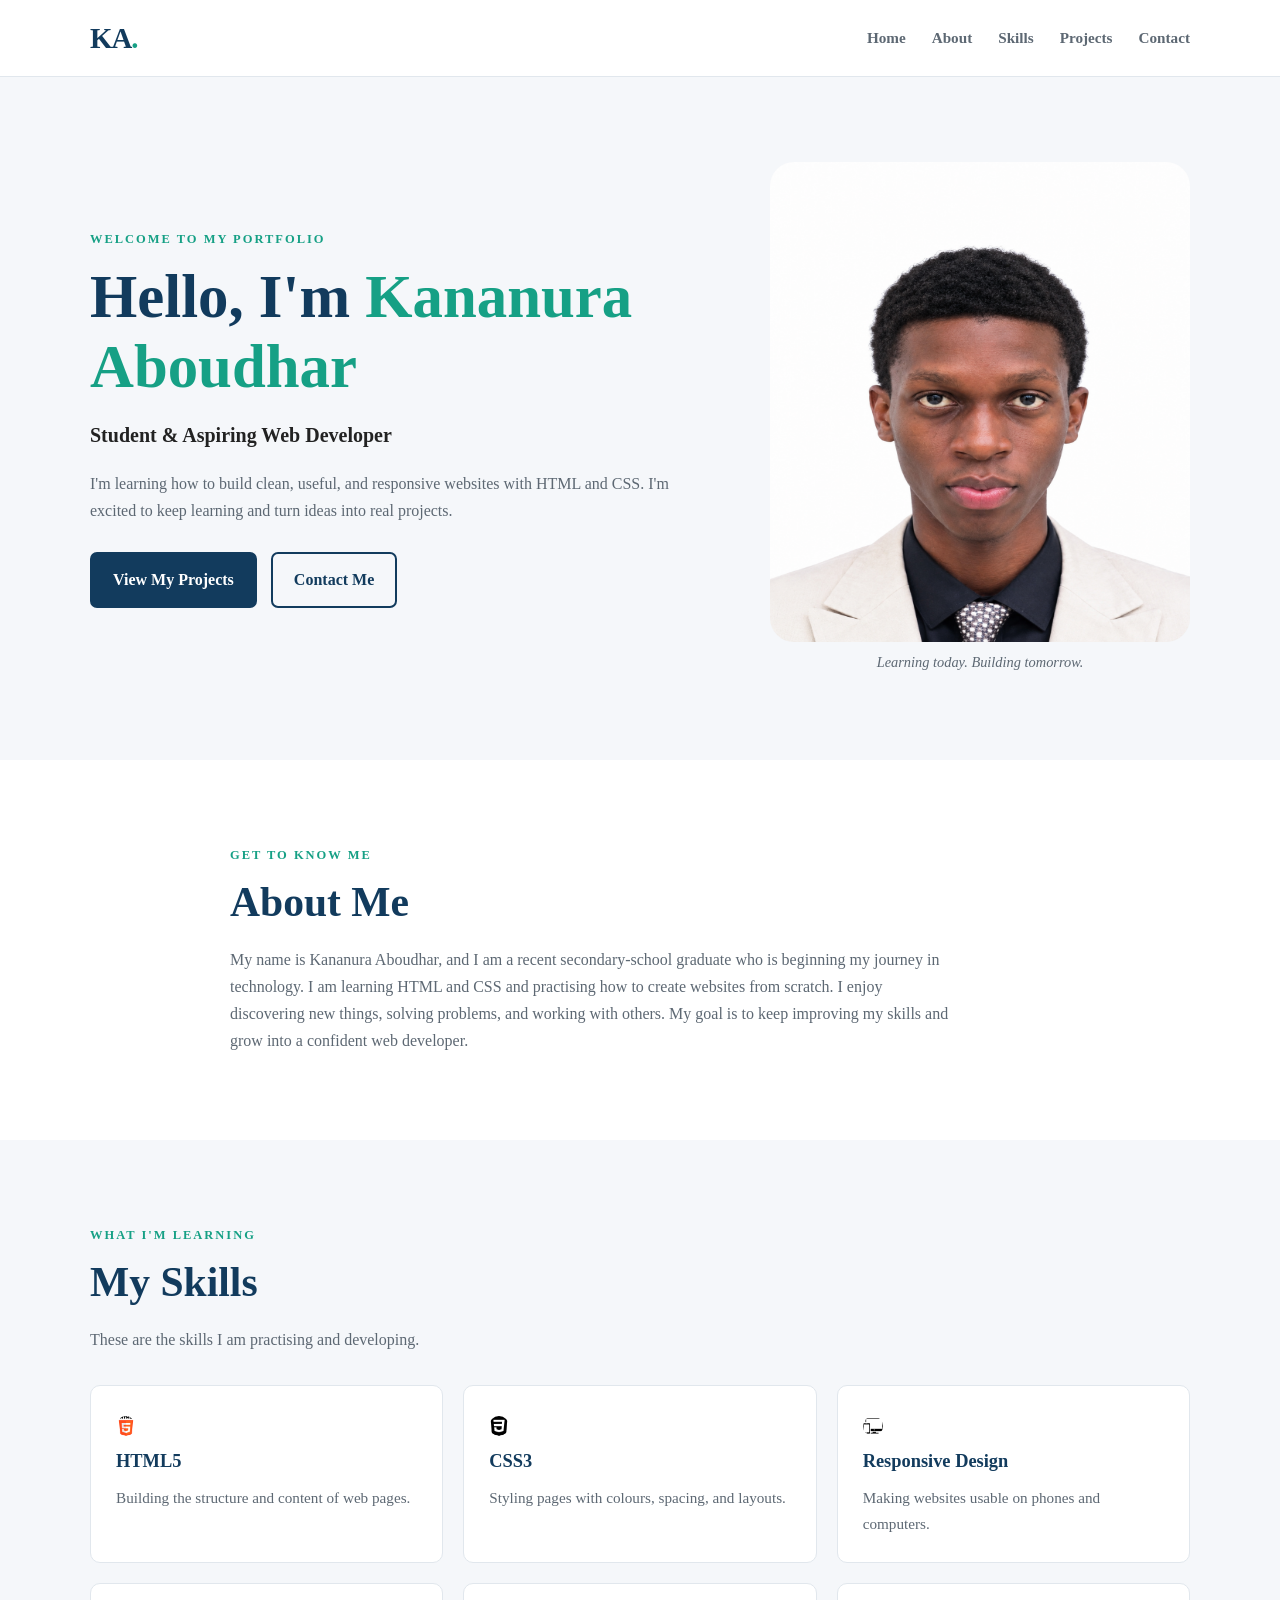
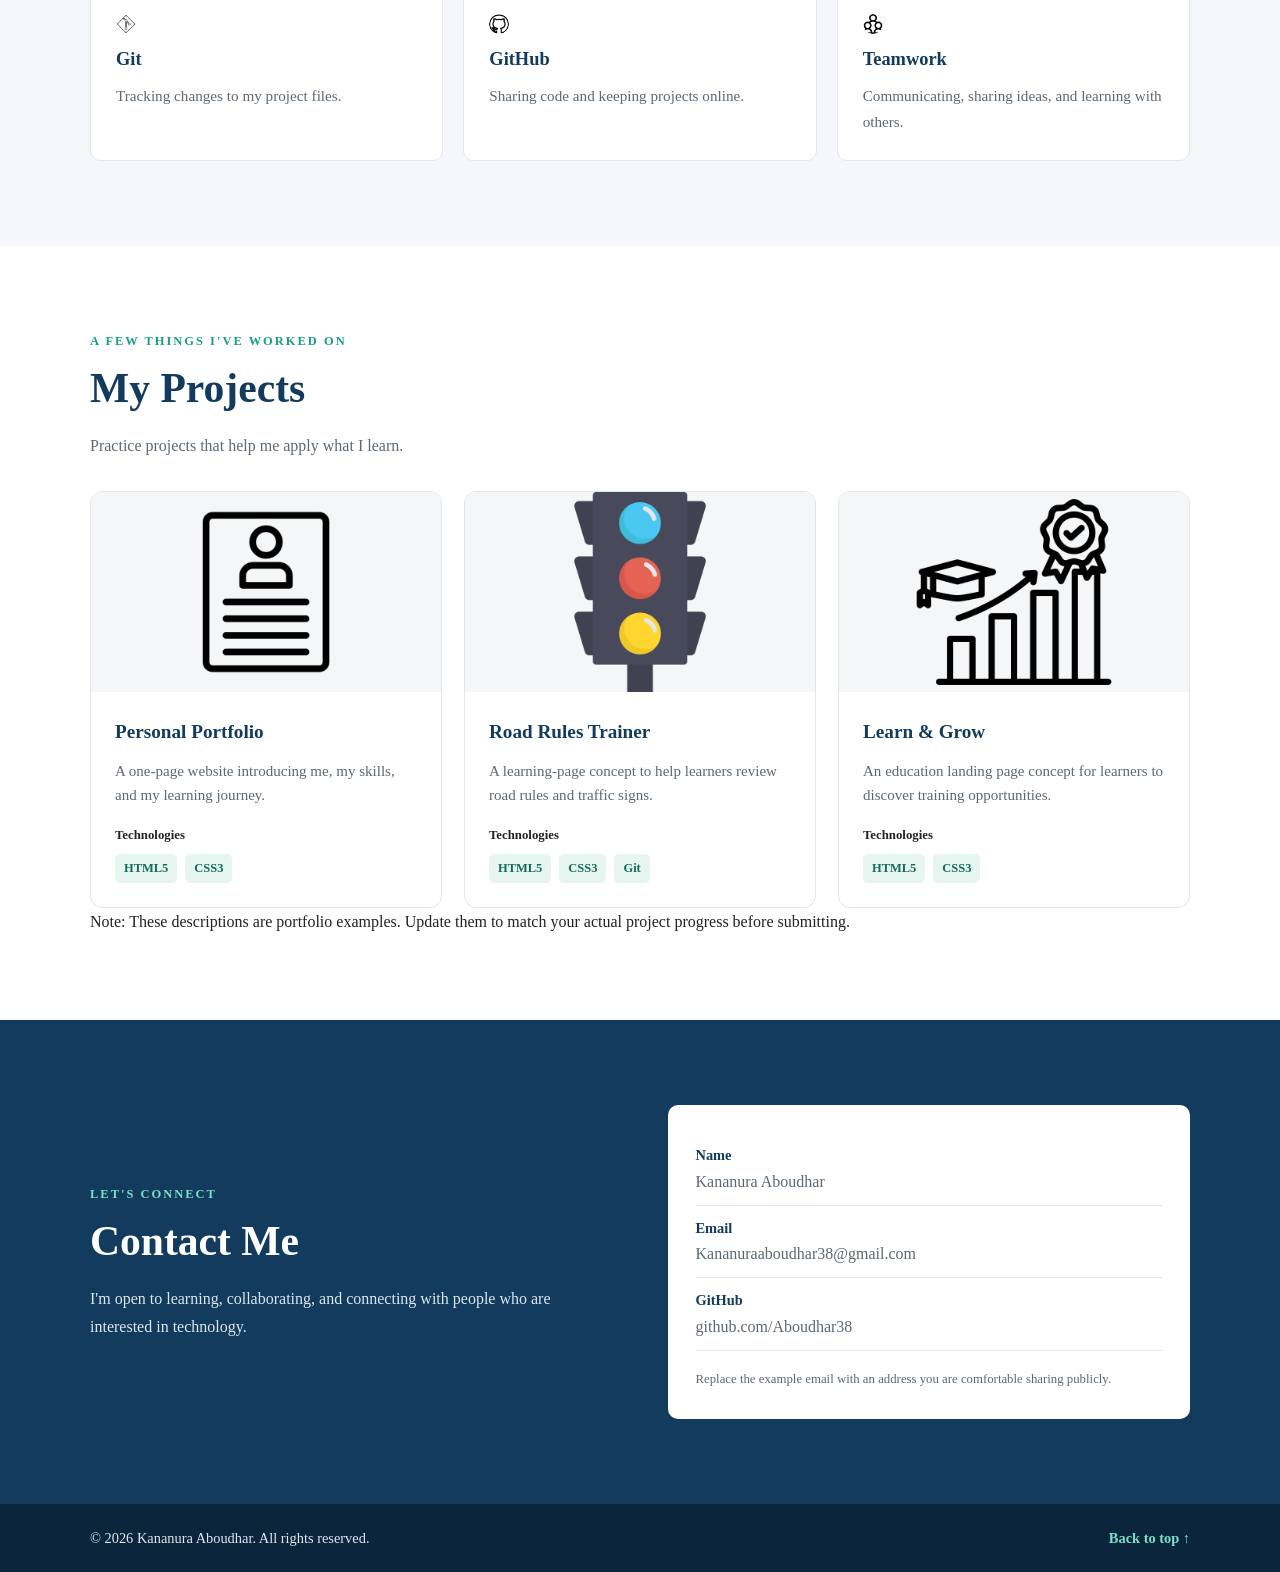
<file: index.html>
<!DOCTYPE html>
<html lang="en">

<head>
    <meta charset="UTF-8">
    <meta name="viewport" content="width=device-width, initial-scale=1.0">
    <meta name="description" content="The personal portfolio of Kananura Aboudhar, a student learning web development.">
    <title>Kananura Aboudhar | Portfolio</title>
    <link rel="stylesheet" href="styles.css">
</head>

<body>
    <header class="site-header">
        <nav class="navbar container" aria-label="Main navigation">
            <a class="logo" href="#home">KA<span>.</span></a>

            <div class="nav-links">
                <a href="#home">Home</a>
                <a href="#about">About</a>
                <a href="#skills">Skills</a>
                <a href="#projects">Projects</a>
                <a href="#contact">Contact</a>
            </div>
        </nav>
    </header>

    <main>
        <section class="hero section" id="home">
            <div class="container hero-layout">
                <div class="hero-content">
                    <p class="eyebrow">WELCOME TO MY PORTFOLIO</p>
                    <h1>Hello, I'm <span>Kananura Aboudhar</span></h1>
                    <h2>Student &amp; Aspiring Web Developer</h2>
                    <p class="hero-description">
                        I'm learning how to build clean, useful, and responsive websites
                        with HTML and CSS. I'm excited to keep learning and turn ideas
                        into real projects.
                    </p>
                    <div class="hero-buttons">
                        <a class="button button-primary" href="#projects">View My Projects</a>
                        <a class="button button-outline" href="#contact">Contact Me</a>
                    </div>
                </div>

                <div class="profile-card">
                    <div>
                        <img src="./assets/home.png" alt="Profile pic">
                    </div>
                    <p class="profile-caption">Learning today. Building tomorrow.</p>
                </div>
            </div>
        </section>

        <section class="section section-light" id="about">
            <div class="container narrow-container">
                <p class="eyebrow">GET TO KNOW ME</p>
                <h2 class="section-title">About Me</h2>
                <p class="section-text">
                    My name is Kananura Aboudhar, and I am a recent secondary-school
                    graduate who is beginning my journey in technology. I am learning
                    HTML and CSS and practising how to create websites from scratch.
                    I enjoy discovering new things, solving problems, and working with
                    others. My goal is to keep improving my skills and grow into a
                    confident web developer.
                </p>
            </div>
        </section>

        <section class="section" id="skills">
            <div class="container">
                <p class="eyebrow">WHAT I'M LEARNING</p>
                <h2 class="section-title">My Skills</h2>
                <p class="section-intro">These are the skills I am practising and developing.</p>

                <div class="skills-grid">
                    <article class="skill-card">
                        <img src="./assets/html-5.png" class="skill-icon" alt="">
                        <h3>HTML5</h3>
                        <p>Building the structure and content of web pages.</p>
                    </article>
                    <article class="skill-card">
                        <img src="./assets/css-3.png" class="skill-icon" alt="">
                        <h3>CSS3</h3>
                        <p>Styling pages with colours, spacing, and layouts.</p>
                    </article>
                    <article class="skill-card">
                        <img src="./assets/responsive-design-symbol.png" class="skill-icon" alt="">
                        <h3>Responsive Design</h3>
                        <p>Making websites usable on phones and computers.</p>
                    </article>
                    <article class="skill-card">
                        <img src="./assets/git.png" class="skill-icon">
                        <h3>Git</h3>
                        <p>Tracking changes to my project files.</p>
                    </article>
                    <article class="skill-card">
                        <img src="./assets/github.png" class="skill-icon">
                        <h3>GitHub</h3>
                        <p>Sharing code and keeping projects online.</p>
                    </article>
                    <article class="skill-card">
                        <img src="./assets/networking.png" class="skill-icon" alt="">
                        <h3>Teamwork</h3>
                        <p>Communicating, sharing ideas, and learning with others.</p>
                    </article>
                </div>
            </div>
        </section>

        <section class="section section-light" id="projects">
            <div class="container">
                <p class="eyebrow">A FEW THINGS I'VE WORKED ON</p>
                <h2 class="section-title">My Projects</h2>
                <p class="section-intro">Practice projects that help me apply what I learn.</p>


                <div class="projects-grid">

                    <!-- Project 1 -->
                    <article class="project-card">
                        <div class="project-top">
                            <img src="./assets/personal profile.png" alt="Personal Portfolio Website">
                        </div>

                        <div class="project-content">
                            <h3>Personal Portfolio</h3>
                            <p>A one-page website introducing me, my skills, and my learning journey.</p>

                            <p class="tech-label">Technologies</p>
                            <div class="tags">
                                <span>HTML5</span>
                                <span>CSS3</span>
                            </div>
                        </div>
                    </article>

                    <!-- Project 2 -->
                    <article class="project-card">
                        <div class="project-top">
                            <img src="./assets/traffic.png" alt="Road Rules Trainer Project">
                        </div>

                        <div class="project-content">
                            <h3>Road Rules Trainer</h3>
                            <p>A learning-page concept to help learners review road rules and traffic signs.</p>

                            <p class="tech-label">Technologies</p>
                            <div class="tags">
                                <span>HTML5</span>
                                <span>CSS3</span>
                                <span>Git</span>
                            </div>
                        </div>
                    </article>

                    <!-- Project 3 -->
                    <article class="project-card">
                        <div class="project-top">
                            <img src="./assets/learn&grow.png" alt="Learn and Grow Education Website">
                        </div>

                        <div class="project-content">
                            <h3>Learn &amp; Grow</h3>
                            <p>An education landing page concept for learners to discover training opportunities.</p>

                            <p class="tech-label">Technologies</p>
                            <div class="tags">
                                <span>HTML5</span>
                                <span>CSS3</span>
                            </div>
                        </div>
                    </article>

                </div>

                <p class="project-note">Note: These descriptions are portfolio examples. Update them to match your
                    actual project progress before submitting.</p>
            </div>
        </section>

        <section class="section contact-section" id="contact">
            <div class="container contact-layout">
                <div>
                    <p class="eyebrow">LET'S CONNECT</p>
                    <h2 class="section-title">Contact Me</h2>
                    <p class="contact-description">
                        I'm open to learning, collaborating, and connecting with people
                        who are interested in technology.
                    </p>
                </div>
                <div class="contact-card">
                    <p><strong>Name</strong><span>Kananura Aboudhar</span></p>
                    <p><strong>Email</strong><span>Kananuraaboudhar38@gmail.com</span></p>
                    <p><strong>GitHub</strong><span>github.com/Aboudhar38</span></p>
                    <p class="contact-note">Replace the example email with an address you are comfortable sharing
                        publicly.</p>
                </div>
            </div>
        </section>
    </main>

    <footer class="site-footer">
        <div class="container footer-content">
            <p>&copy; 2026 Kananura Aboudhar. All rights reserved.</p>
            <a href="#home">Back to top ↑</a>
        </div>
    </footer>
</body>

</html>
</file>
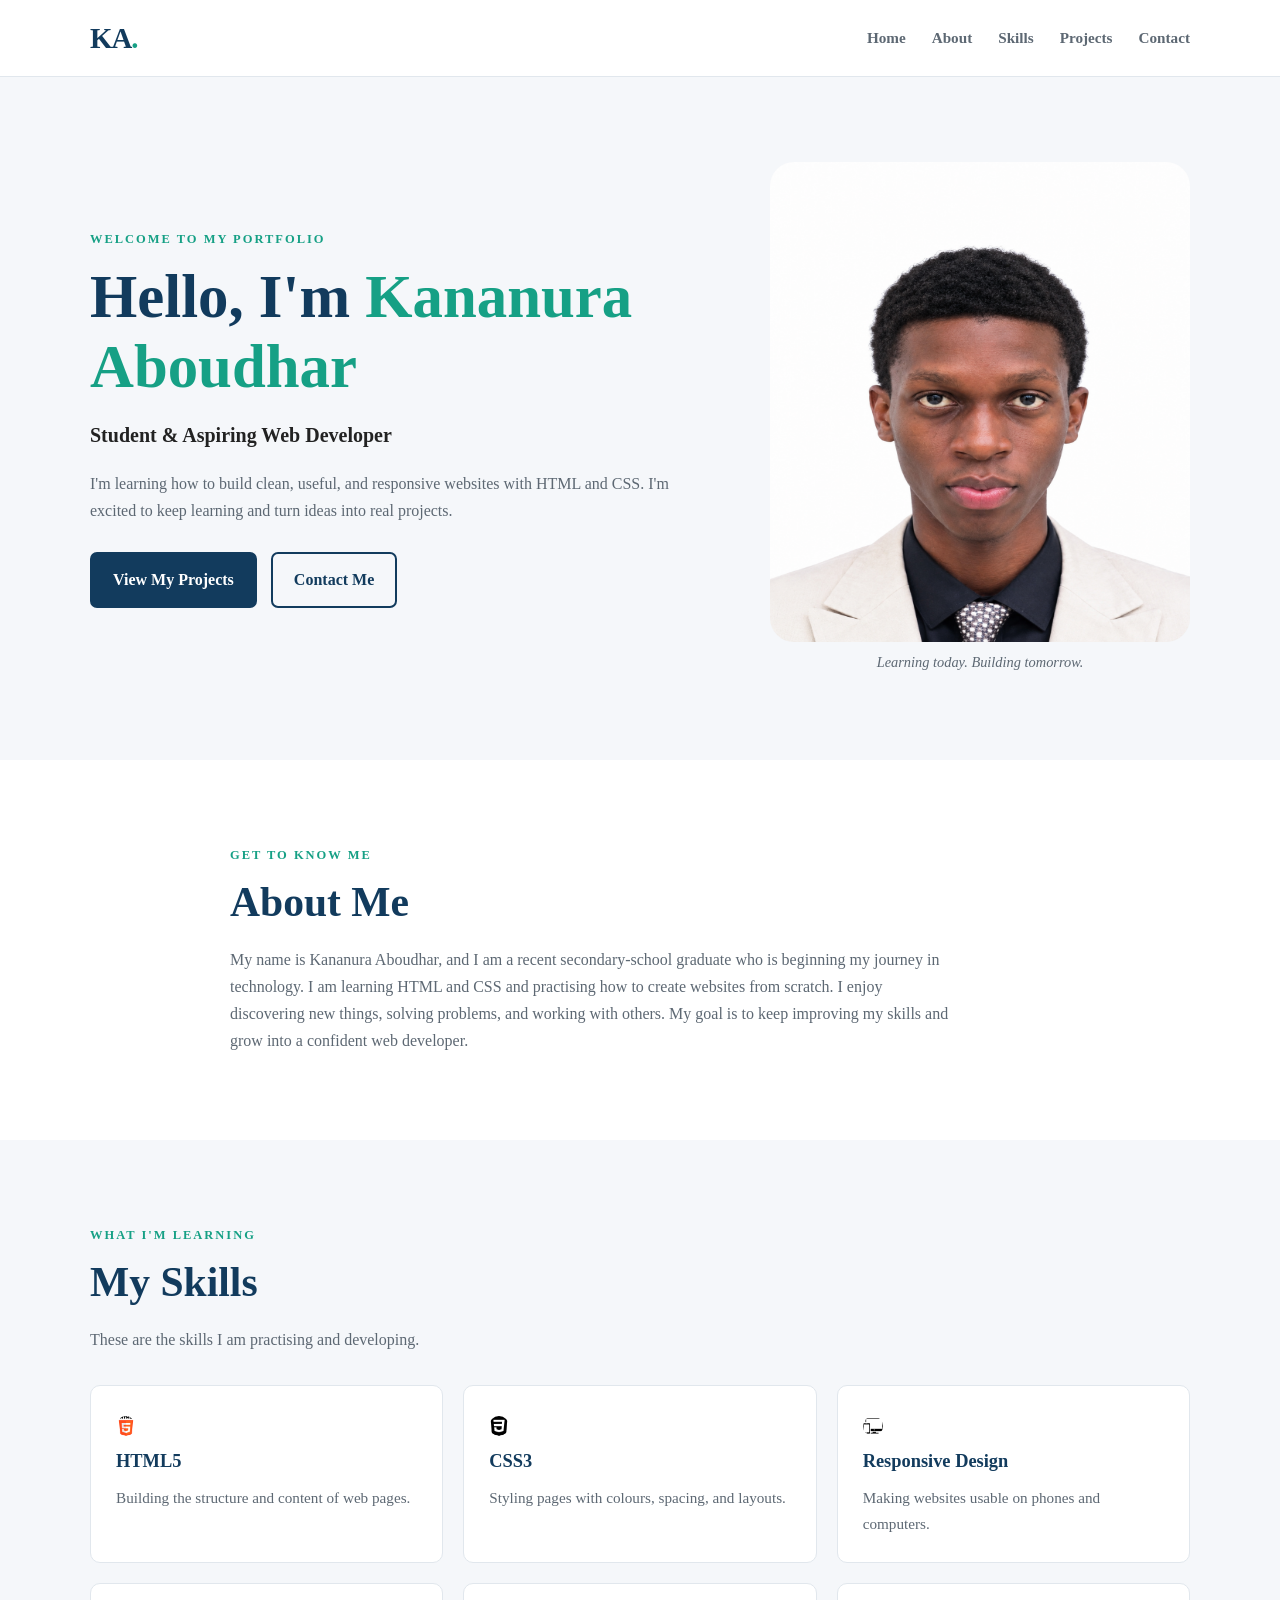
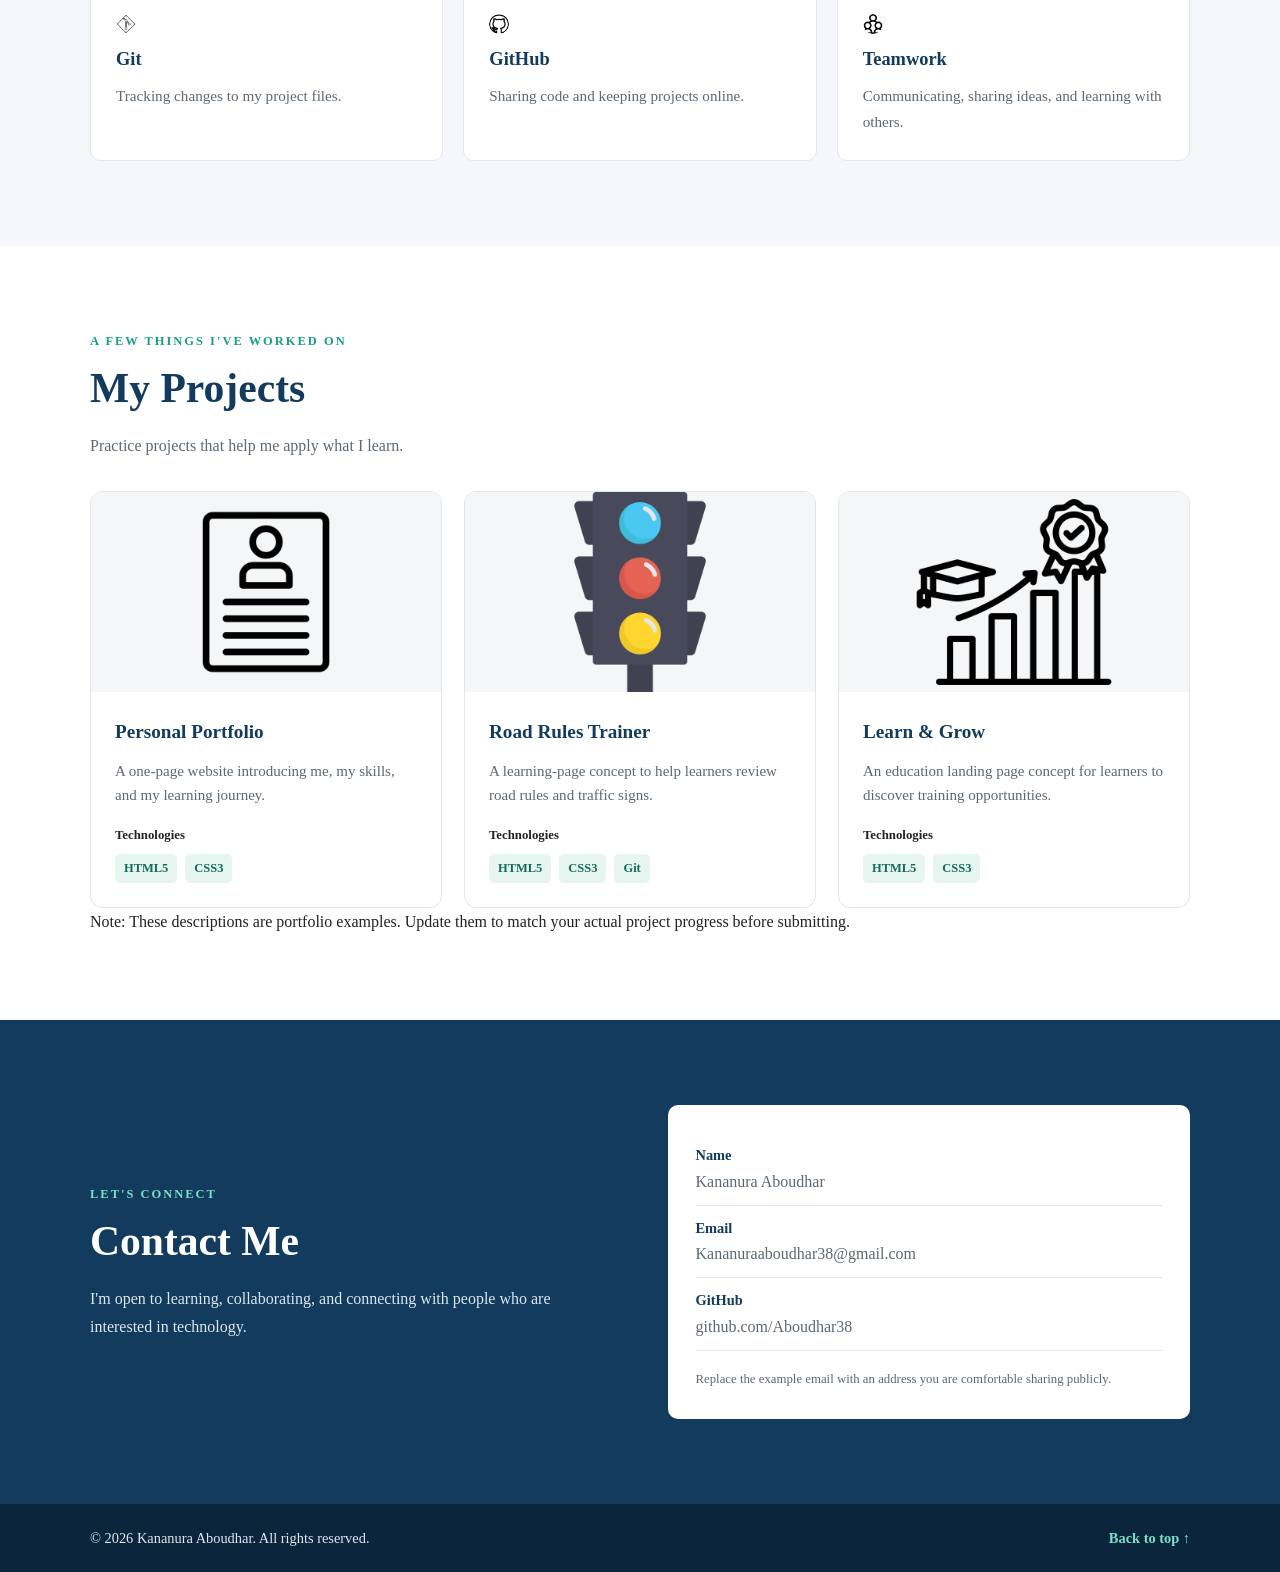
<file: portfolio/index.html>
<!DOCTYPE html>
<html lang="en">

<head>
    <meta charset="UTF-8">
    <meta name="viewport" content="width=device-width, initial-scale=1.0">
    <meta name="description" content="The personal portfolio of Kananura Aboudhar, a student learning web development.">
    <title>Kananura Aboudhar | Portfolio</title>
    <link rel="stylesheet" href="styles.css">
</head>

<body>
    <header class="site-header">
        <nav class="navbar container" aria-label="Main navigation">
            <a class="logo" href="#home">KA<span>.</span></a>

            <div class="nav-links">
                <a href="#home">Home</a>
                <a href="#about">About</a>
                <a href="#skills">Skills</a>
                <a href="#projects">Projects</a>
                <a href="#contact">Contact</a>
            </div>
        </nav>
    </header>

    <main>
        <section class="hero section" id="home">
            <div class="container hero-layout">
                <div class="hero-content">
                    <p class="eyebrow">WELCOME TO MY PORTFOLIO</p>
                    <h1>Hello, I'm <span>Kananura Aboudhar</span></h1>
                    <h2>Student &amp; Aspiring Web Developer</h2>
                    <p class="hero-description">
                        I'm learning how to build clean, useful, and responsive websites
                        with HTML and CSS. I'm excited to keep learning and turn ideas
                        into real projects.
                    </p>
                    <div class="hero-buttons">
                        <a class="button button-primary" href="#projects">View My Projects</a>
                        <a class="button button-outline" href="#contact">Contact Me</a>
                    </div>
                </div>

                <div class="profile-card">
                    <div>
                        <img src="/assets/home.png" alt="Profile pic">
                    </div>
                    <p class="profile-caption">Learning today. Building tomorrow.</p>
                </div>
            </div>
        </section>

        <section class="section section-light" id="about">
            <div class="container narrow-container">
                <p class="eyebrow">GET TO KNOW ME</p>
                <h2 class="section-title">About Me</h2>
                <p class="section-text">
                    My name is Kananura Aboudhar, and I am a recent secondary-school
                    graduate who is beginning my journey in technology. I am learning
                    HTML and CSS and practising how to create websites from scratch.
                    I enjoy discovering new things, solving problems, and working with
                    others. My goal is to keep improving my skills and grow into a
                    confident web developer.
                </p>
            </div>
        </section>

        <section class="section" id="skills">
            <div class="container">
                <p class="eyebrow">WHAT I'M LEARNING</p>
                <h2 class="section-title">My Skills</h2>
                <p class="section-intro">These are the skills I am practising and developing.</p>

                <div class="skills-grid">
                    <article class="skill-card">
                        <img src="/assets/html-5.png" class="skill-icon" alt="">
                        <h3>HTML5</h3>
                        <p>Building the structure and content of web pages.</p>
                    </article>
                    <article class="skill-card">
                        <img src="/assets/css-3.png" class="skill-icon" alt="">
                        <h3>CSS3</h3>
                        <p>Styling pages with colours, spacing, and layouts.</p>
                    </article>
                    <article class="skill-card">
                        <img src="/assets/responsive-design-symbol.png" class="skill-icon" alt="">
                        <h3>Responsive Design</h3>
                        <p>Making websites usable on phones and computers.</p>
                    </article>
                    <article class="skill-card">
                        <img src="/assets/git.png" class="skill-icon">
                        <h3>Git</h3>
                        <p>Tracking changes to my project files.</p>
                    </article>
                    <article class="skill-card">
                        <img src="/assets/github.png" class="skill-icon">
                        <h3>GitHub</h3>
                        <p>Sharing code and keeping projects online.</p>
                    </article>
                    <article class="skill-card">
                        <img src="/assets/networking.png" class="skill-icon" alt="">
                        <h3>Teamwork</h3>
                        <p>Communicating, sharing ideas, and learning with others.</p>
                    </article>
                </div>
            </div>
        </section>

        <section class="section section-light" id="projects">
            <div class="container">
                <p class="eyebrow">A FEW THINGS I'VE WORKED ON</p>
                <h2 class="section-title">My Projects</h2>
                <p class="section-intro">Practice projects that help me apply what I learn.</p>


                <div class="projects-grid">

                    <!-- Project 1 -->
                    <article class="project-card">
                        <div class="project-top">
                            <img src="/assets/personal profile.png" alt="Personal Portfolio Website">
                        </div>

                        <div class="project-content">
                            <h3>Personal Portfolio</h3>
                            <p>A one-page website introducing me, my skills, and my learning journey.</p>

                            <p class="tech-label">Technologies</p>
                            <div class="tags">
                                <span>HTML5</span>
                                <span>CSS3</span>
                            </div>
                        </div>
                    </article>

                    <!-- Project 2 -->
                    <article class="project-card">
                        <div class="project-top">
                            <img src="/assets/traffic.png" alt="Road Rules Trainer Project">
                        </div>

                        <div class="project-content">
                            <h3>Road Rules Trainer</h3>
                            <p>A learning-page concept to help learners review road rules and traffic signs.</p>

                            <p class="tech-label">Technologies</p>
                            <div class="tags">
                                <span>HTML5</span>
                                <span>CSS3</span>
                                <span>Git</span>
                            </div>
                        </div>
                    </article>

                    <!-- Project 3 -->
                    <article class="project-card">
                        <div class="project-top">
                            <img src="/assets/learn&grow.png" alt="Learn and Grow Education Website">
                        </div>

                        <div class="project-content">
                            <h3>Learn &amp; Grow</h3>
                            <p>An education landing page concept for learners to discover training opportunities.</p>

                            <p class="tech-label">Technologies</p>
                            <div class="tags">
                                <span>HTML5</span>
                                <span>CSS3</span>
                            </div>
                        </div>
                    </article>

                </div>

                <p class="project-note">Note: These descriptions are portfolio examples. Update them to match your
                    actual project progress before submitting.</p>
            </div>
        </section>

        <section class="section contact-section" id="contact">
            <div class="container contact-layout">
                <div>
                    <p class="eyebrow">LET'S CONNECT</p>
                    <h2 class="section-title">Contact Me</h2>
                    <p class="contact-description">
                        I'm open to learning, collaborating, and connecting with people
                        who are interested in technology.
                    </p>
                </div>
                <div class="contact-card">
                    <p><strong>Name</strong><span>Kananura Aboudhar</span></p>
                    <p><strong>Email</strong><span>Kananuraaboudhar38@gmail.com</span></p>
                    <p><strong>GitHub</strong><span>github.com/Aboudhar38</span></p>
                    <p class="contact-note">Replace the example email with an address you are comfortable sharing
                        publicly.</p>
                </div>
            </div>
        </section>
    </main>

    <footer class="site-footer">
        <div class="container footer-content">
            <p>&copy; 2026 Kananura Aboudhar. All rights reserved.</p>
            <a href="#home">Back to top ↑</a>
        </div>
    </footer>
</body>

</html>
</file>
<file: styles.css>
/* =====================================
   1. COLORS AND GENERAL STYLES
===================================== */

:root {
    --primary: #123B5D;
    --accent: #16A085;
    --background: #F5F7FA;
    --surface: #FFFFFF;
    --text: #222222;
    --muted: #5D6873;
    --border: #E1E7ED;
}

img {

    width: 420px;

    height: 480px;

    border-radius: 24px;

    overflow: hidden;
    flex-shrink: 0;

}

* {
    box-sizing: border-box;
    margin: 0;
    padding: 0;
}

html {
    scroll-behavior: smooth;
    scroll-padding-top: 85px;
}

body {
    font-family: "poppins" Arial, Helvetica, sans-serif;
    background: var(--background);
    color: var(--text);
    line-height: 1.7;
}

a {
    color: inherit;
    text-decoration: none;
}

.container {
    width: min(1100px, 90%);
    margin: 0 auto;
}

.section {
    padding: 85px 0;
}

.section-light {
    background: var(--surface);
}

.eyebrow {
    color: var(--accent);
    font-size: 0.78rem;
    font-weight: 700;
    letter-spacing: 2px;
    margin-bottom: 12px;
}

.section-title {
    color: var(--primary);
    font-size: clamp(2rem, 4vw, 2.6rem);
    line-height: 1.2;
    margin-bottom: 18px;
}

.section-intro,
.section-text {
    color: var(--muted);
    max-width: 720px;
}

.section-intro {
    margin-bottom: 32px;
}

.narrow-container {
    max-width: 820px;
}

/* =====================================
   2. HEADER AND NAVIGATION
===================================== */

.site-header {
    background: var(--surface);
    border-bottom: 1px solid var(--border);
    position: sticky;
    top: 0;
    z-index: 10;
}

.navbar {
    min-height: 76px;
    display: flex;
    align-items: center;
    justify-content: space-between;
    gap: 24px;
}

.logo {
    color: var(--primary);
    font-size: 1.8rem;
    font-weight: 800;
    letter-spacing: -1px;
}

.logo span {
    color: var(--accent);
}

.nav-links {
    display: flex;
    align-items: center;
    flex-wrap: wrap;
    gap: 26px;
}

.nav-links a {
    color: var(--muted);
    font-size: 0.95rem;
    font-weight: 600;
    transition: color 0.2s ease;
}

.nav-links a:hover,
.nav-links a:focus {
    color: var(--accent);
}

/* =====================================
   3. HERO SECTION
===================================== */

.hero {
    background: var(--background);
}

.hero-layout {
    display: grid;
    grid-template-columns: 1.4fr 0.8fr;
    align-items: center;
    gap: 60px;
}

.hero h1 {
    color: var(--primary);
    font-size: clamp(2.4rem, 5vw, 3.8rem);
    line-height: 1.15;
    margin-bottom: 16px;
}

.hero h1 span {
    color: var(--accent);
}

.hero h2 {
    color: var(--text);
    font-size: 1.25rem;
    font-weight: 600;
    margin-bottom: 18px;
}

.hero-description {
    color: var(--muted);
    max-width: 600px;
    margin-bottom: 28px;
}

.hero-buttons {
    display: flex;
    flex-wrap: wrap;
    gap: 14px;
}

.button {
    display: inline-block;
    padding: 12px 21px;
    border: 2px solid var(--primary);
    border-radius: 7px;
    font-weight: 700;
    text-align: center;
    transition: transform 0.2s ease, background 0.2s ease;
}

.button:hover {
    transform: translateY(-2px);
}

.button-primary {
    background: var(--primary);
    color: #FFFFFF;
}

.button-primary:hover {
    background: #0B2B45;
}

.button-outline {
    color: var(--primary);
}

.button-outline:hover {
    background: #E8F0F6;
}

.profile-card {
    text-align: center;
}

.profile-placeholder {
    width: min(300px, 100%);
    aspect-ratio: 1 / 1;
    margin: 0 auto 16px;
    background: var(--primary);
    border: 8px solid var(--surface);
    border-radius: 24px;
    box-shadow: 0 12px 35px rgba(18, 59, 93, 0.14);
    display: flex;
    align-items: center;
    justify-content: center;
}

.profile-placeholder span {
    color: #FFFFFF;
    font-size: 5rem;
    font-weight: 800;
    letter-spacing: -5px;
}

.profile-caption {
    color: var(--muted);
    font-size: 0.9rem;
    font-style: italic;
}

/* =====================================
   4. SKILLS
===================================== */

.skills-grid {
    display: grid;
    grid-template-columns: repeat(3, 1fr);
    gap: 20px;
}

.skill-card {
    background: var(--surface);
    border: 1px solid var(--border);
    border-radius: 10px;
    padding: 25px;
    transition: transform 0.2s ease, box-shadow 0.2s ease;
}

.skill-card:hover {
    transform: translateY(-4px);
    box-shadow: 0 10px 25px rgba(18, 59, 93, 0.08);
}


.skill-card h3 {
    color: var(--primary);
    font-size: 1.15rem;
    margin: 8px 0;
}

.skill-icon {
    width: 20px;
    height: 20px;
    object-fit: contain;
    vertical-align: middle;
    margin-right: 6px;
}

.skill-card p {
    color: var(--muted);
    font-size: 0.95rem;
}

/* =====================================
   5. PROJECTS
===================================== */

/* =====================================
   5. PROJECTS
===================================== */

.projects-grid {
    display: grid;
    grid-template-columns: repeat(3, 1fr);
    gap: 22px;
    align-items: stretch;
}

.project-card {
    background: var(--surface);
    border: 1px solid var(--border);
    border-radius: 12px;
    overflow: hidden;
    display: flex;
    flex-direction: column;
    transition: transform 0.2s ease, box-shadow 0.2s ease;
}

.project-card:hover {
    transform: translateY(-4px);
    box-shadow: 0 12px 28px rgba(18, 59, 93, 0.1);
}

/* IMAGE: TOP HALF */

.project-top {
   width: 100%;
    height: 200px;
    overflow: hidden;
    background: #F4F6F8;}

.project-top img {
    width: 100%;
    height: 100%;
    display: block;
    object-fit: contain;
    object-position: center;}

.project-card:hover .project-top img {
    transform: scale(1.04);
}

/* PROJECT INFORMATION: BOTTOM HALF */

.project-content {
    padding: 24px;
    flex: 1;
    display: flex;
    flex-direction: column;
}

.project-content h3 {
    color: var(--primary);
    font-size: 1.2rem;
    margin: 0 0 10px;
}

.project-content p {
    color: var(--muted);
    font-size: 0.94rem;
    line-height: 1.6;
    margin: 0;
}

.project-content .tech-label {
    color: var(--text);
    font-size: 0.8rem;
    font-weight: 700;
    margin: 18px 0 8px;
}

.tags {
    display: flex;
    flex-wrap: wrap;
    gap: 8px;
}

.tags span {
    background: #E7F5F1;
    color: #126B5B;
    border-radius: 5px;
    padding: 4px 9px;
    font-size: 0.78rem;
    font-weight: 700;
}

/* RESPONSIVE DESIGN */

@media (max-width: 900px) {
    .projects-grid {
        grid-template-columns: repeat(2, 1fr);
    }
}

@media (max-width: 600px) {
    .projects-grid {
        grid-template-columns: 1fr;
    }

    .project-top {
        height: 200px;
    }
}


/* =====================================
   6. CONTACT
===================================== */

.contact-section {
    background: var(--primary);
    color: #FFFFFF;
}

.contact-layout {
    display: grid;
    grid-template-columns: 1fr 1fr;
    align-items: center;
    gap: 55px;
}

.contact-section .section-title {
    color: #FFFFFF;
}

.contact-section .eyebrow {
    color: #7BE0C8;
}

.contact-description {
    color: #DCE7EF;
    max-width: 470px;
}

.contact-card {
    background: #FFFFFF;
    color: var(--text);
    border-radius: 10px;
    padding: 28px;
}

.contact-card p:not(.contact-note) {
    display: flex;
    flex-direction: column;
    padding: 10px 0;
    border-bottom: 1px solid var(--border);
    overflow-wrap: anywhere;
}

.contact-card strong {
    color: var(--primary);
    font-size: 0.9rem;
}

.contact-card span {
    color: var(--muted);
}

.contact-card .contact-note {
    color: var(--muted);
    font-size: 0.8rem;
    margin-top: 18px;
}

/* =====================================
   7. FOOTER
===================================== */

.site-footer {
    background: #0B263C;
    color: #DCE7EF;
    padding: 22px 0;
}

.footer-content {
    display: flex;
    justify-content: space-between;
    align-items: center;
    gap: 16px;
    font-size: 0.9rem;
}

.footer-content a {
    color: #7BE0C8;
    font-weight: 700;
}

/* =====================================
   8. RESPONSIVE DESIGN
===================================== */

@media (max-width: 800px) {
    .section {
        padding: 65px 0;
    }

    .navbar {
        flex-direction: column;
        justify-content: center;
        padding: 16px 0;
        gap: 10px;
    }

    .nav-links {
        justify-content: center;
        gap: 12px 20px;
    }

    .hero-layout {
        grid-template-columns: 1fr;
        gap: 38px;
    }

    .hero-content {
        text-align: center;
    }

    .hero-description {
        margin-left: auto;
        margin-right: auto;
    }

    .hero-buttons {
        justify-content: center;
    }

    .profile-card {
        max-width: 300px;
        width: 100%;
        margin: 0 auto;
    }

    .skills-grid {
        grid-template-columns: repeat(2, 1fr);
    }

    .projects-grid {
        grid-template-columns: 1fr;
    }

    .project-card {
        display: grid;
        grid-template-columns: 0.7fr 1.3fr;
    }

    .project-top {
        min-height: 100%;
        padding: 20px;
        text-align: center;
    }

    .contact-layout {
        grid-template-columns: 1fr;
        gap: 30px;
    }
}

@media (max-width: 520px) {
    .nav-links {
        gap: 8px 14px;
    }

    .nav-links a {
        font-size: 0.85rem;
    }

    .skills-grid {
        grid-template-columns: 1fr;
    }

    .project-card {
        display: block;
    }

    .project-top {
        min-height: 100px;
    }

    .footer-content {
        flex-direction: column;
        text-align: center;
    }

    .button {
        width: 100%;
    }
}
</file>
<file: portfolio/styles.css>
/* =====================================
   1. COLORS AND GENERAL STYLES
===================================== */

:root {
    --primary: #123B5D;
    --accent: #16A085;
    --background: #F5F7FA;
    --surface: #FFFFFF;
    --text: #222222;
    --muted: #5D6873;
    --border: #E1E7ED;
}

img {

    width: 420px;

    height: 480px;

    border-radius: 24px;

    overflow: hidden;
    flex-shrink: 0;

}

* {
    box-sizing: border-box;
    margin: 0;
    padding: 0;
}

html {
    scroll-behavior: smooth;
    scroll-padding-top: 85px;
}

body {
    font-family: "poppins" Arial, Helvetica, sans-serif;
    background: var(--background);
    color: var(--text);
    line-height: 1.7;
}

a {
    color: inherit;
    text-decoration: none;
}

.container {
    width: min(1100px, 90%);
    margin: 0 auto;
}

.section {
    padding: 85px 0;
}

.section-light {
    background: var(--surface);
}

.eyebrow {
    color: var(--accent);
    font-size: 0.78rem;
    font-weight: 700;
    letter-spacing: 2px;
    margin-bottom: 12px;
}

.section-title {
    color: var(--primary);
    font-size: clamp(2rem, 4vw, 2.6rem);
    line-height: 1.2;
    margin-bottom: 18px;
}

.section-intro,
.section-text {
    color: var(--muted);
    max-width: 720px;
}

.section-intro {
    margin-bottom: 32px;
}

.narrow-container {
    max-width: 820px;
}

/* =====================================
   2. HEADER AND NAVIGATION
===================================== */

.site-header {
    background: var(--surface);
    border-bottom: 1px solid var(--border);
    position: sticky;
    top: 0;
    z-index: 10;
}

.navbar {
    min-height: 76px;
    display: flex;
    align-items: center;
    justify-content: space-between;
    gap: 24px;
}

.logo {
    color: var(--primary);
    font-size: 1.8rem;
    font-weight: 800;
    letter-spacing: -1px;
}

.logo span {
    color: var(--accent);
}

.nav-links {
    display: flex;
    align-items: center;
    flex-wrap: wrap;
    gap: 26px;
}

.nav-links a {
    color: var(--muted);
    font-size: 0.95rem;
    font-weight: 600;
    transition: color 0.2s ease;
}

.nav-links a:hover,
.nav-links a:focus {
    color: var(--accent);
}

/* =====================================
   3. HERO SECTION
===================================== */

.hero {
    background: var(--background);
}

.hero-layout {
    display: grid;
    grid-template-columns: 1.4fr 0.8fr;
    align-items: center;
    gap: 60px;
}

.hero h1 {
    color: var(--primary);
    font-size: clamp(2.4rem, 5vw, 3.8rem);
    line-height: 1.15;
    margin-bottom: 16px;
}

.hero h1 span {
    color: var(--accent);
}

.hero h2 {
    color: var(--text);
    font-size: 1.25rem;
    font-weight: 600;
    margin-bottom: 18px;
}

.hero-description {
    color: var(--muted);
    max-width: 600px;
    margin-bottom: 28px;
}

.hero-buttons {
    display: flex;
    flex-wrap: wrap;
    gap: 14px;
}

.button {
    display: inline-block;
    padding: 12px 21px;
    border: 2px solid var(--primary);
    border-radius: 7px;
    font-weight: 700;
    text-align: center;
    transition: transform 0.2s ease, background 0.2s ease;
}

.button:hover {
    transform: translateY(-2px);
}

.button-primary {
    background: var(--primary);
    color: #FFFFFF;
}

.button-primary:hover {
    background: #0B2B45;
}

.button-outline {
    color: var(--primary);
}

.button-outline:hover {
    background: #E8F0F6;
}

.profile-card {
    text-align: center;
}

.profile-placeholder {
    width: min(300px, 100%);
    aspect-ratio: 1 / 1;
    margin: 0 auto 16px;
    background: var(--primary);
    border: 8px solid var(--surface);
    border-radius: 24px;
    box-shadow: 0 12px 35px rgba(18, 59, 93, 0.14);
    display: flex;
    align-items: center;
    justify-content: center;
}

.profile-placeholder span {
    color: #FFFFFF;
    font-size: 5rem;
    font-weight: 800;
    letter-spacing: -5px;
}

.profile-caption {
    color: var(--muted);
    font-size: 0.9rem;
    font-style: italic;
}

/* =====================================
   4. SKILLS
===================================== */

.skills-grid {
    display: grid;
    grid-template-columns: repeat(3, 1fr);
    gap: 20px;
}

.skill-card {
    background: var(--surface);
    border: 1px solid var(--border);
    border-radius: 10px;
    padding: 25px;
    transition: transform 0.2s ease, box-shadow 0.2s ease;
}

.skill-card:hover {
    transform: translateY(-4px);
    box-shadow: 0 10px 25px rgba(18, 59, 93, 0.08);
}


.skill-card h3 {
    color: var(--primary);
    font-size: 1.15rem;
    margin: 8px 0;
}

.skill-icon {
    width: 20px;
    height: 20px;
    object-fit: contain;
    vertical-align: middle;
    margin-right: 6px;
}

.skill-card p {
    color: var(--muted);
    font-size: 0.95rem;
}

/* =====================================
   5. PROJECTS
===================================== */

/* =====================================
   5. PROJECTS
===================================== */

.projects-grid {
    display: grid;
    grid-template-columns: repeat(3, 1fr);
    gap: 22px;
    align-items: stretch;
}

.project-card {
    background: var(--surface);
    border: 1px solid var(--border);
    border-radius: 12px;
    overflow: hidden;
    display: flex;
    flex-direction: column;
    transition: transform 0.2s ease, box-shadow 0.2s ease;
}

.project-card:hover {
    transform: translateY(-4px);
    box-shadow: 0 12px 28px rgba(18, 59, 93, 0.1);
}

/* IMAGE: TOP HALF */

.project-top {
   width: 100%;
    height: 200px;
    overflow: hidden;
    background: #F4F6F8;}

.project-top img {
    width: 100%;
    height: 100%;
    display: block;
    object-fit: contain;
    object-position: center;}

.project-card:hover .project-top img {
    transform: scale(1.04);
}

/* PROJECT INFORMATION: BOTTOM HALF */

.project-content {
    padding: 24px;
    flex: 1;
    display: flex;
    flex-direction: column;
}

.project-content h3 {
    color: var(--primary);
    font-size: 1.2rem;
    margin: 0 0 10px;
}

.project-content p {
    color: var(--muted);
    font-size: 0.94rem;
    line-height: 1.6;
    margin: 0;
}

.project-content .tech-label {
    color: var(--text);
    font-size: 0.8rem;
    font-weight: 700;
    margin: 18px 0 8px;
}

.tags {
    display: flex;
    flex-wrap: wrap;
    gap: 8px;
}

.tags span {
    background: #E7F5F1;
    color: #126B5B;
    border-radius: 5px;
    padding: 4px 9px;
    font-size: 0.78rem;
    font-weight: 700;
}

/* RESPONSIVE DESIGN */

@media (max-width: 900px) {
    .projects-grid {
        grid-template-columns: repeat(2, 1fr);
    }
}

@media (max-width: 600px) {
    .projects-grid {
        grid-template-columns: 1fr;
    }

    .project-top {
        height: 200px;
    }
}


/* =====================================
   6. CONTACT
===================================== */

.contact-section {
    background: var(--primary);
    color: #FFFFFF;
}

.contact-layout {
    display: grid;
    grid-template-columns: 1fr 1fr;
    align-items: center;
    gap: 55px;
}

.contact-section .section-title {
    color: #FFFFFF;
}

.contact-section .eyebrow {
    color: #7BE0C8;
}

.contact-description {
    color: #DCE7EF;
    max-width: 470px;
}

.contact-card {
    background: #FFFFFF;
    color: var(--text);
    border-radius: 10px;
    padding: 28px;
}

.contact-card p:not(.contact-note) {
    display: flex;
    flex-direction: column;
    padding: 10px 0;
    border-bottom: 1px solid var(--border);
    overflow-wrap: anywhere;
}

.contact-card strong {
    color: var(--primary);
    font-size: 0.9rem;
}

.contact-card span {
    color: var(--muted);
}

.contact-card .contact-note {
    color: var(--muted);
    font-size: 0.8rem;
    margin-top: 18px;
}

/* =====================================
   7. FOOTER
===================================== */

.site-footer {
    background: #0B263C;
    color: #DCE7EF;
    padding: 22px 0;
}

.footer-content {
    display: flex;
    justify-content: space-between;
    align-items: center;
    gap: 16px;
    font-size: 0.9rem;
}

.footer-content a {
    color: #7BE0C8;
    font-weight: 700;
}

/* =====================================
   8. RESPONSIVE DESIGN
===================================== */

@media (max-width: 800px) {
    .section {
        padding: 65px 0;
    }

    .navbar {
        flex-direction: column;
        justify-content: center;
        padding: 16px 0;
        gap: 10px;
    }

    .nav-links {
        justify-content: center;
        gap: 12px 20px;
    }

    .hero-layout {
        grid-template-columns: 1fr;
        gap: 38px;
    }

    .hero-content {
        text-align: center;
    }

    .hero-description {
        margin-left: auto;
        margin-right: auto;
    }

    .hero-buttons {
        justify-content: center;
    }

    .profile-card {
        max-width: 300px;
        width: 100%;
        margin: 0 auto;
    }

    .skills-grid {
        grid-template-columns: repeat(2, 1fr);
    }

    .projects-grid {
        grid-template-columns: 1fr;
    }

    .project-card {
        display: grid;
        grid-template-columns: 0.7fr 1.3fr;
    }

    .project-top {
        min-height: 100%;
        padding: 20px;
        text-align: center;
    }

    .contact-layout {
        grid-template-columns: 1fr;
        gap: 30px;
    }
}

@media (max-width: 520px) {
    .nav-links {
        gap: 8px 14px;
    }

    .nav-links a {
        font-size: 0.85rem;
    }

    .skills-grid {
        grid-template-columns: 1fr;
    }

    .project-card {
        display: block;
    }

    .project-top {
        min-height: 100px;
    }

    .footer-content {
        flex-direction: column;
        text-align: center;
    }

    .button {
        width: 100%;
    }
}
</file>
